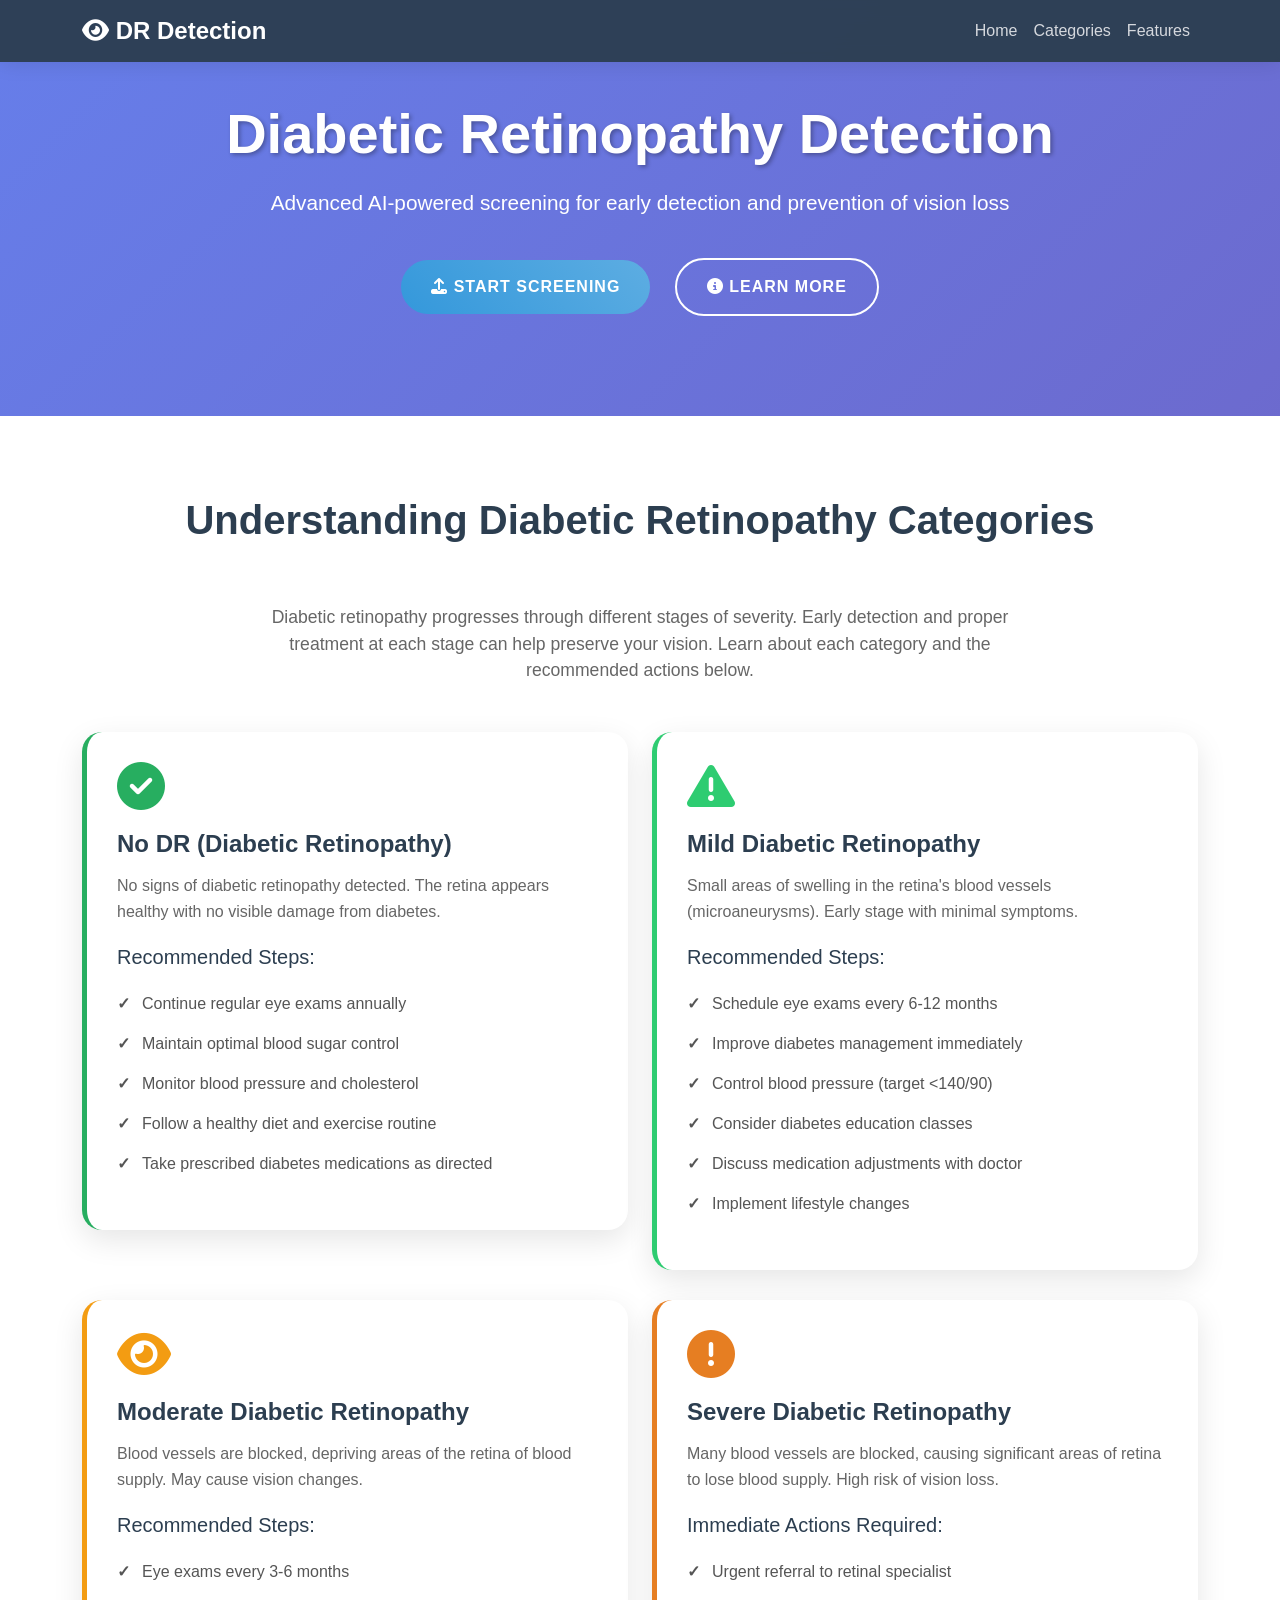
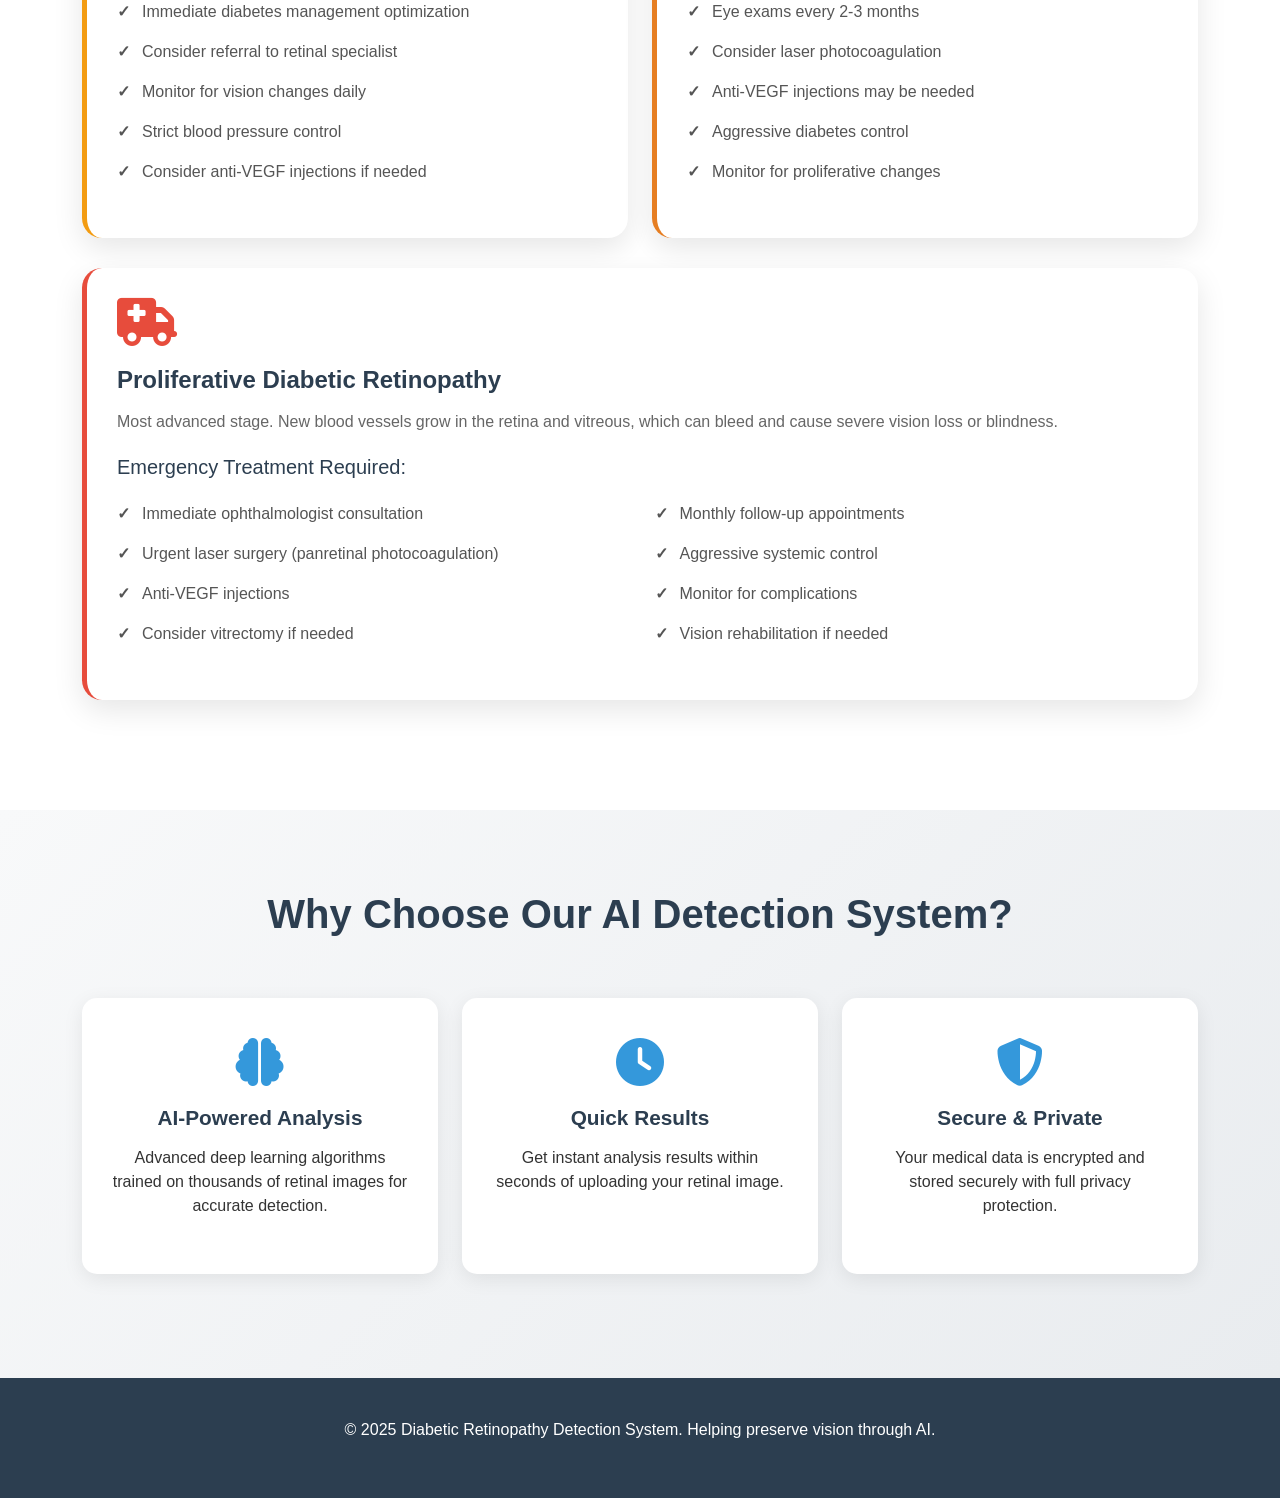
<file: index.html>
<!DOCTYPE html>
<html lang="en">
<head>
    <meta charset="UTF-8">
    <meta name="viewport" content="width=device-width, initial-scale=1.0">
    <title>Diabetic Retinopathy Detection</title>
    <link href="https://cdnjs.cloudflare.com/ajax/libs/bootstrap/5.3.0/css/bootstrap.min.css" rel="stylesheet">
    <link href="https://cdnjs.cloudflare.com/ajax/libs/font-awesome/6.4.0/css/all.min.css" rel="stylesheet">
    <style>
        :root {
            --primary-color: #2c3e50;
            --secondary-color: #3498db;
            --accent-color: #e74c3c;
            --success-color: #27ae60;
            --warning-color: #f39c12;
            --danger-color: #e74c3c;
        }

        * {
            margin: 0;
            padding: 0;
            box-sizing: border-box;
        }

        body {
            font-family: 'Segoe UI', Tahoma, Geneva, Verdana, sans-serif;
            background: linear-gradient(135deg, #667eea 0%, #764ba2 100%);
            min-height: 100vh;
            color: #333;
        }

        .navbar {
            background: rgba(44, 62, 80, 0.95);
            backdrop-filter: blur(10px);
            box-shadow: 0 2px 20px rgba(0, 0, 0, 0.1);
        }

        .navbar-brand {
            color: white !important;
            font-weight: 700;
            font-size: 1.5rem;
        }

        .nav-link {
            color: rgba(255, 255, 255, 0.8) !important;
            transition: all 0.3s ease;
        }

        .nav-link:hover {
            color: white !important;
            transform: translateY(-2px);
        }

        .hero-section {
            padding: 100px 0;
            text-align: center;
            color: white;
        }

        .hero-title {
            font-size: 3.5rem;
            font-weight: 800;
            margin-bottom: 20px;
            text-shadow: 2px 2px 4px rgba(0, 0, 0, 0.3);
            animation: fadeInUp 1s ease;
        }

        .hero-subtitle {
            font-size: 1.3rem;
            margin-bottom: 40px;
            opacity: 0.9;
            animation: fadeInUp 1s ease 0.3s both;
        }

        .cta-buttons {
            animation: fadeInUp 1s ease 0.6s both;
        }

        .btn-custom {
            padding: 15px 30px;
            margin: 0 10px;
            border-radius: 50px;
            font-weight: 600;
            text-transform: uppercase;
            letter-spacing: 1px;
            transition: all 0.3s ease;
            border: none;
            position: relative;
            overflow: hidden;
        }

        .btn-primary-custom {
            background: linear-gradient(45deg, var(--secondary-color), #5dade2);
            color: white;
        }

        .btn-primary-custom:hover {
            transform: translateY(-3px);
            box-shadow: 0 10px 25px rgba(52, 152, 219, 0.4);
        }

        .btn-outline-custom {
            background: transparent;
            border: 2px solid white;
            color: white;
        }

        .btn-outline-custom:hover {
            background: white;
            color: var(--primary-color);
            transform: translateY(-3px);
        }

        .categories-section {
            padding: 80px 0;
            background: white;
        }

        .section-title {
            text-align: center;
            margin-bottom: 60px;
            color: var(--primary-color);
            font-weight: 700;
            font-size: 2.5rem;
        }

        .category-card {
            background: white;
            border-radius: 20px;
            padding: 30px;
            margin-bottom: 30px;
            box-shadow: 0 10px 30px rgba(0, 0, 0, 0.1);
            transition: all 0.3s ease;
            border-left: 5px solid;
            position: relative;
            overflow: hidden;
        }

        .category-card::before {
            content: '';
            position: absolute;
            top: 0;
            left: 0;
            right: 0;
            height: 3px;
            background: linear-gradient(90deg, transparent, currentColor, transparent);
            transform: translateX(-100%);
            transition: transform 0.6s ease;
        }

        .category-card:hover::before {
            transform: translateX(100%);
        }

        .category-card:hover {
            transform: translateY(-10px);
            box-shadow: 0 20px 40px rgba(0, 0, 0, 0.15);
        }

        .no-dr { border-left-color: var(--success-color); color: var(--success-color); }
        .mild { border-left-color: #2ecc71; color: #2ecc71; }
        .moderate { border-left-color: var(--warning-color); color: var(--warning-color); }
        .severe { border-left-color: #e67e22; color: #e67e22; }
        .proliferative { border-left-color: var(--danger-color); color: var(--danger-color); }

        .category-icon {
            font-size: 3rem;
            margin-bottom: 20px;
            display: block;
        }

        .category-title {
            font-size: 1.5rem;
            font-weight: 700;
            margin-bottom: 15px;
            color: var(--primary-color);
        }

        .category-description {
            color: #666;
            line-height: 1.6;
            margin-bottom: 20px;
        }

        .steps-list {
            list-style: none;
            padding: 0;
        }

        .steps-list li {
            padding: 8px 0;
            color: #555;
            position: relative;
            padding-left: 25px;
        }

        .steps-list li::before {
            content: '✓';
            position: absolute;
            left: 0;
            color: currentColor;
            font-weight: bold;
        }

        .features-section {
            padding: 80px 0;
            background: linear-gradient(135deg, #f8f9fa 0%, #e9ecef 100%);
        }

        .feature-card {
            background: white;
            border-radius: 15px;
            padding: 40px 30px;
            text-align: center;
            box-shadow: 0 5px 20px rgba(0, 0, 0, 0.08);
            transition: all 0.3s ease;
            height: 100%;
        }

        .feature-card:hover {
            transform: translateY(-5px);
            box-shadow: 0 10px 30px rgba(0, 0, 0, 0.12);
        }

        .feature-icon {
            font-size: 3rem;
            color: var(--secondary-color);
            margin-bottom: 20px;
        }

        .feature-title {
            font-size: 1.3rem;
            font-weight: 600;
            margin-bottom: 15px;
            color: var(--primary-color);
        }

        .footer {
            background: var(--primary-color);
            color: white;
            padding: 40px 0;
            text-align: center;
        }

        @keyframes fadeInUp {
            from {
                opacity: 0;
                transform: translateY(30px);
            }
            to {
                opacity: 1;
                transform: translateY(0);
            }
        }

        .pulse-animation {
            animation: pulse 2s infinite;
        }

        @keyframes pulse {
            0% { transform: scale(1); }
            50% { transform: scale(1.05); }
            100% { transform: scale(1); }
        }

        @media (max-width: 768px) {
            .hero-title {
                font-size: 2.5rem;
            }
            
            .category-card {
                margin-bottom: 20px;
            }
            
            .btn-custom {
                display: block;
                margin: 10px 0;
            }
        }
    </style>
</head>
<body>
    <!-- Navigation -->
    <nav class="navbar navbar-expand-lg fixed-top">
        <div class="container">
            <a class="navbar-brand" href="#"><i class="fas fa-eye"></i> DR Detection</a>
            <button class="navbar-toggler" type="button" data-bs-toggle="collapse" data-bs-target="#navbarNav">
                <span class="navbar-toggler-icon"></span>
            </button>
            <div class="collapse navbar-collapse" id="navbarNav">
                <ul class="navbar-nav ms-auto">
                    <li class="nav-item">
                        <a class="nav-link" href="#home">Home</a>
                    </li>
                    <li class="nav-item">
                        <a class="nav-link" href="#categories">Categories</a>
                    </li>
                    <li class="nav-item">
                        <a class="nav-link" href="#features">Features</a>
                    </li>
                </ul>
            </div>
        </div>
    </nav>

    <!-- Hero Section -->
    <section id="home" class="hero-section">
        <div class="container">
            <h1 class="hero-title">Diabetic Retinopathy Detection</h1>
            <p class="hero-subtitle">Advanced AI-powered screening for early detection and prevention of vision loss</p>
            <div class="cta-buttons">
                <a href="{{ url_for('dashboard') }}" class="btn btn-custom btn-primary-custom pulse-animation">
                    <i class="fas fa-upload"></i> Start Screening
                </a>
                <a href="#categories" class="btn btn-custom btn-outline-custom">
                    <i class="fas fa-info-circle"></i> Learn More
                </a>
            </div>
        </div>
    </section>

    <!-- Categories Section -->
    <section id="categories" class="categories-section">
        <div class="container">
            <h2 class="section-title">Understanding Diabetic Retinopathy Categories</h2>
            <p class="text-center mb-5" style="font-size: 1.1rem; color: #666; max-width: 800px; margin: 0 auto 60px;">
                Diabetic retinopathy progresses through different stages of severity. Early detection and proper treatment at each stage can help preserve your vision. Learn about each category and the recommended actions below.
            </p>
            <div class="row">
                <div class="col-lg-6 col-md-12">
                    <div class="category-card no-dr">
                        <i class="fas fa-check-circle category-icon"></i>
                        <h3 class="category-title">No DR (Diabetic Retinopathy)</h3>
                        <p class="category-description">
                            No signs of diabetic retinopathy detected. The retina appears healthy with no visible damage from diabetes.
                        </p>
                        <h5 style="color: var(--primary-color); margin-bottom: 15px;">Recommended Steps:</h5>
                        <ul class="steps-list">
                            <li>Continue regular eye exams annually</li>
                            <li>Maintain optimal blood sugar control</li>
                            <li>Monitor blood pressure and cholesterol</li>
                            <li>Follow a healthy diet and exercise routine</li>
                            <li>Take prescribed diabetes medications as directed</li>
                        </ul>
                    </div>
                </div>

                <div class="col-lg-6 col-md-12">
                    <div class="category-card mild">
                        <i class="fas fa-exclamation-triangle category-icon"></i>
                        <h3 class="category-title">Mild Diabetic Retinopathy</h3>
                        <p class="category-description">
                            Small areas of swelling in the retina's blood vessels (microaneurysms). Early stage with minimal symptoms.
                        </p>
                        <h5 style="color: var(--primary-color); margin-bottom: 15px;">Recommended Steps:</h5>
                        <ul class="steps-list">
                            <li>Schedule eye exams every 6-12 months</li>
                            <li>Improve diabetes management immediately</li>
                            <li>Control blood pressure (target <140/90)</li>
                            <li>Consider diabetes education classes</li>
                            <li>Discuss medication adjustments with doctor</li>
                            <li>Implement lifestyle changes</li>
                        </ul>
                    </div>
                </div>

                <div class="col-lg-6 col-md-12">
                    <div class="category-card moderate">
                        <i class="fas fa-eye category-icon"></i>
                        <h3 class="category-title">Moderate Diabetic Retinopathy</h3>
                        <p class="category-description">
                            Blood vessels are blocked, depriving areas of the retina of blood supply. May cause vision changes.
                        </p>
                        <h5 style="color: var(--primary-color); margin-bottom: 15px;">Recommended Steps:</h5>
                        <ul class="steps-list">
                            <li>Eye exams every 3-6 months</li>
                            <li>Immediate diabetes management optimization</li>
                            <li>Consider referral to retinal specialist</li>
                            <li>Monitor for vision changes daily</li>
                            <li>Strict blood pressure control</li>
                            <li>Consider anti-VEGF injections if needed</li>
                        </ul>
                    </div>
                </div>

                <div class="col-lg-6 col-md-12">
                    <div class="category-card severe">
                        <i class="fas fa-exclamation-circle category-icon"></i>
                        <h3 class="category-title">Severe Diabetic Retinopathy</h3>
                        <p class="category-description">
                            Many blood vessels are blocked, causing significant areas of retina to lose blood supply. High risk of vision loss.
                        </p>
                        <h5 style="color: var(--primary-color); margin-bottom: 15px;">Immediate Actions Required:</h5>
                        <ul class="steps-list">
                            <li>Urgent referral to retinal specialist</li>
                            <li>Eye exams every 2-3 months</li>
                            <li>Consider laser photocoagulation</li>
                            <li>Anti-VEGF injections may be needed</li>
                            <li>Aggressive diabetes control</li>
                            <li>Monitor for proliferative changes</li>
                        </ul>
                    </div>
                </div>

                <div class="col-lg-12">
                    <div class="category-card proliferative">
                        <i class="fas fa-ambulance category-icon"></i>
                        <h3 class="category-title">Proliferative Diabetic Retinopathy</h3>
                        <p class="category-description">
                            Most advanced stage. New blood vessels grow in the retina and vitreous, which can bleed and cause severe vision loss or blindness.
                        </p>
                        <h5 style="color: var(--primary-color); margin-bottom: 15px;">Emergency Treatment Required:</h5>
                        <div class="row">
                            <div class="col-md-6">
                                <ul class="steps-list">
                                    <li>Immediate ophthalmologist consultation</li>
                                    <li>Urgent laser surgery (panretinal photocoagulation)</li>
                                    <li>Anti-VEGF injections</li>
                                    <li>Consider vitrectomy if needed</li>
                                </ul>
                            </div>
                            <div class="col-md-6">
                                <ul class="steps-list">
                                    <li>Monthly follow-up appointments</li>
                                    <li>Aggressive systemic control</li>
                                    <li>Monitor for complications</li>
                                    <li>Vision rehabilitation if needed</li>
                                </ul>
                            </div>
                        </div>
                    </div>
                </div>
            </div>
        </div>
    </section>

    <!-- Features Section -->
    <section id="features" class="features-section">
        <div class="container">
            <h2 class="section-title">Why Choose Our AI Detection System?</h2>
            <div class="row">
                <div class="col-lg-4 col-md-6 mb-4">
                    <div class="feature-card">
                        <i class="fas fa-brain feature-icon"></i>
                        <h4 class="feature-title">AI-Powered Analysis</h4>
                        <p>Advanced deep learning algorithms trained on thousands of retinal images for accurate detection.</p>
                    </div>
                </div>
                <div class="col-lg-4 col-md-6 mb-4">
                    <div class="feature-card">
                        <i class="fas fa-clock feature-icon"></i>
                        <h4 class="feature-title">Quick Results</h4>
                        <p>Get instant analysis results within seconds of uploading your retinal image.</p>
                    </div>
                </div>
                <div class="col-lg-4 col-md-6 mb-4">
                    <div class="feature-card">
                        <i class="fas fa-shield-alt feature-icon"></i>
                        <h4 class="feature-title">Secure & Private</h4>
                        <p>Your medical data is encrypted and stored securely with full privacy protection.</p>
                    </div>
                </div>
            </div>
        </div>
    </section>

    <!-- Footer -->
    <footer class="footer">
        <div class="container">
            <p>&copy; 2025 Diabetic Retinopathy Detection System. Helping preserve vision through AI.</p>
        </div>
    </footer>

    <script src="https://cdnjs.cloudflare.com/ajax/libs/bootstrap/5.3.0/js/bootstrap.bundle.min.js"></script>
    <script>
        // Smooth scrolling
        document.querySelectorAll('a[href^="#"]').forEach(anchor => {
            anchor.addEventListener('click', function (e) {
                e.preventDefault();
                document.querySelector(this.getAttribute('href')).scrollIntoView({
                    behavior: 'smooth'
                });
            });
        });

        // Navbar background on scroll
        window.addEventListener('scroll', function() {
            const navbar = document.querySelector('.navbar');
            if (window.scrollY > 50) {
                navbar.style.background = 'rgba(44, 62, 80, 0.98)';
            } else {
                navbar.style.background = 'rgba(44, 62, 80, 0.95)';
            }
        });
    </script>
</body>
</html>
</file>
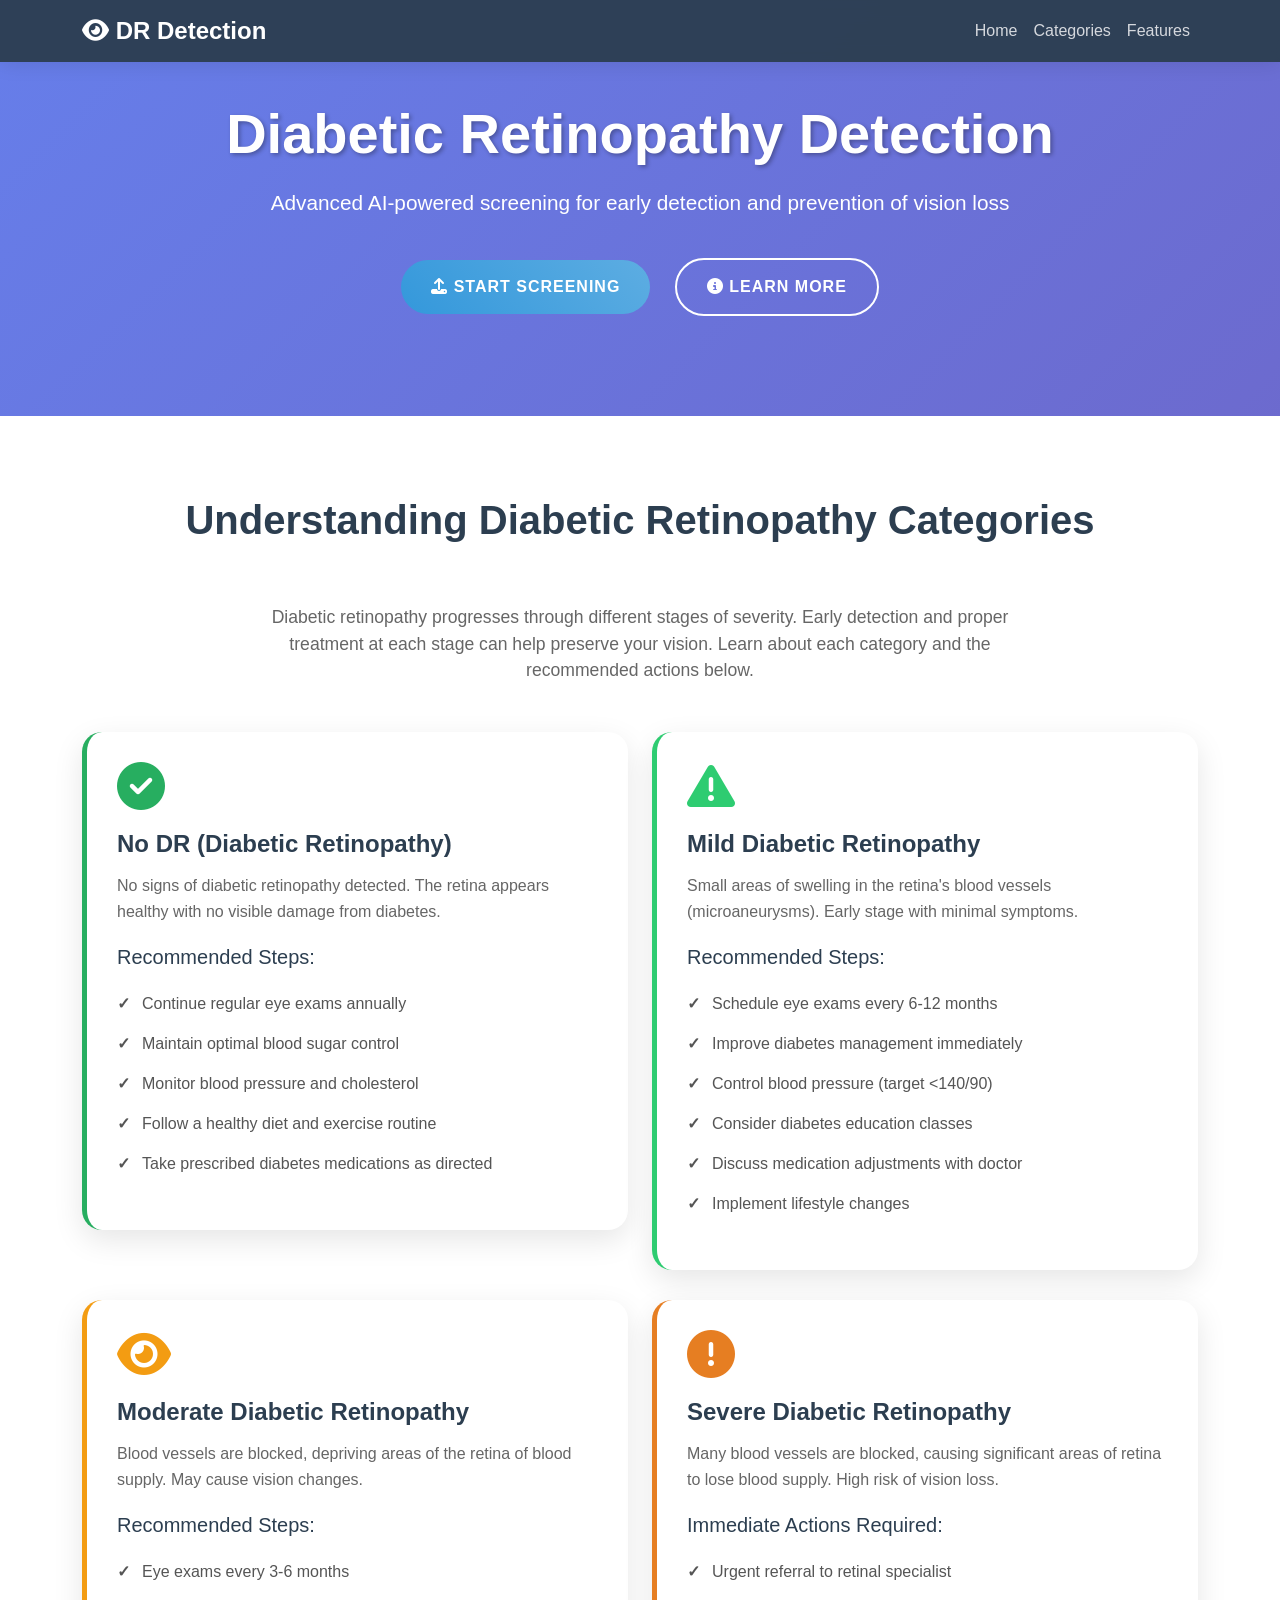
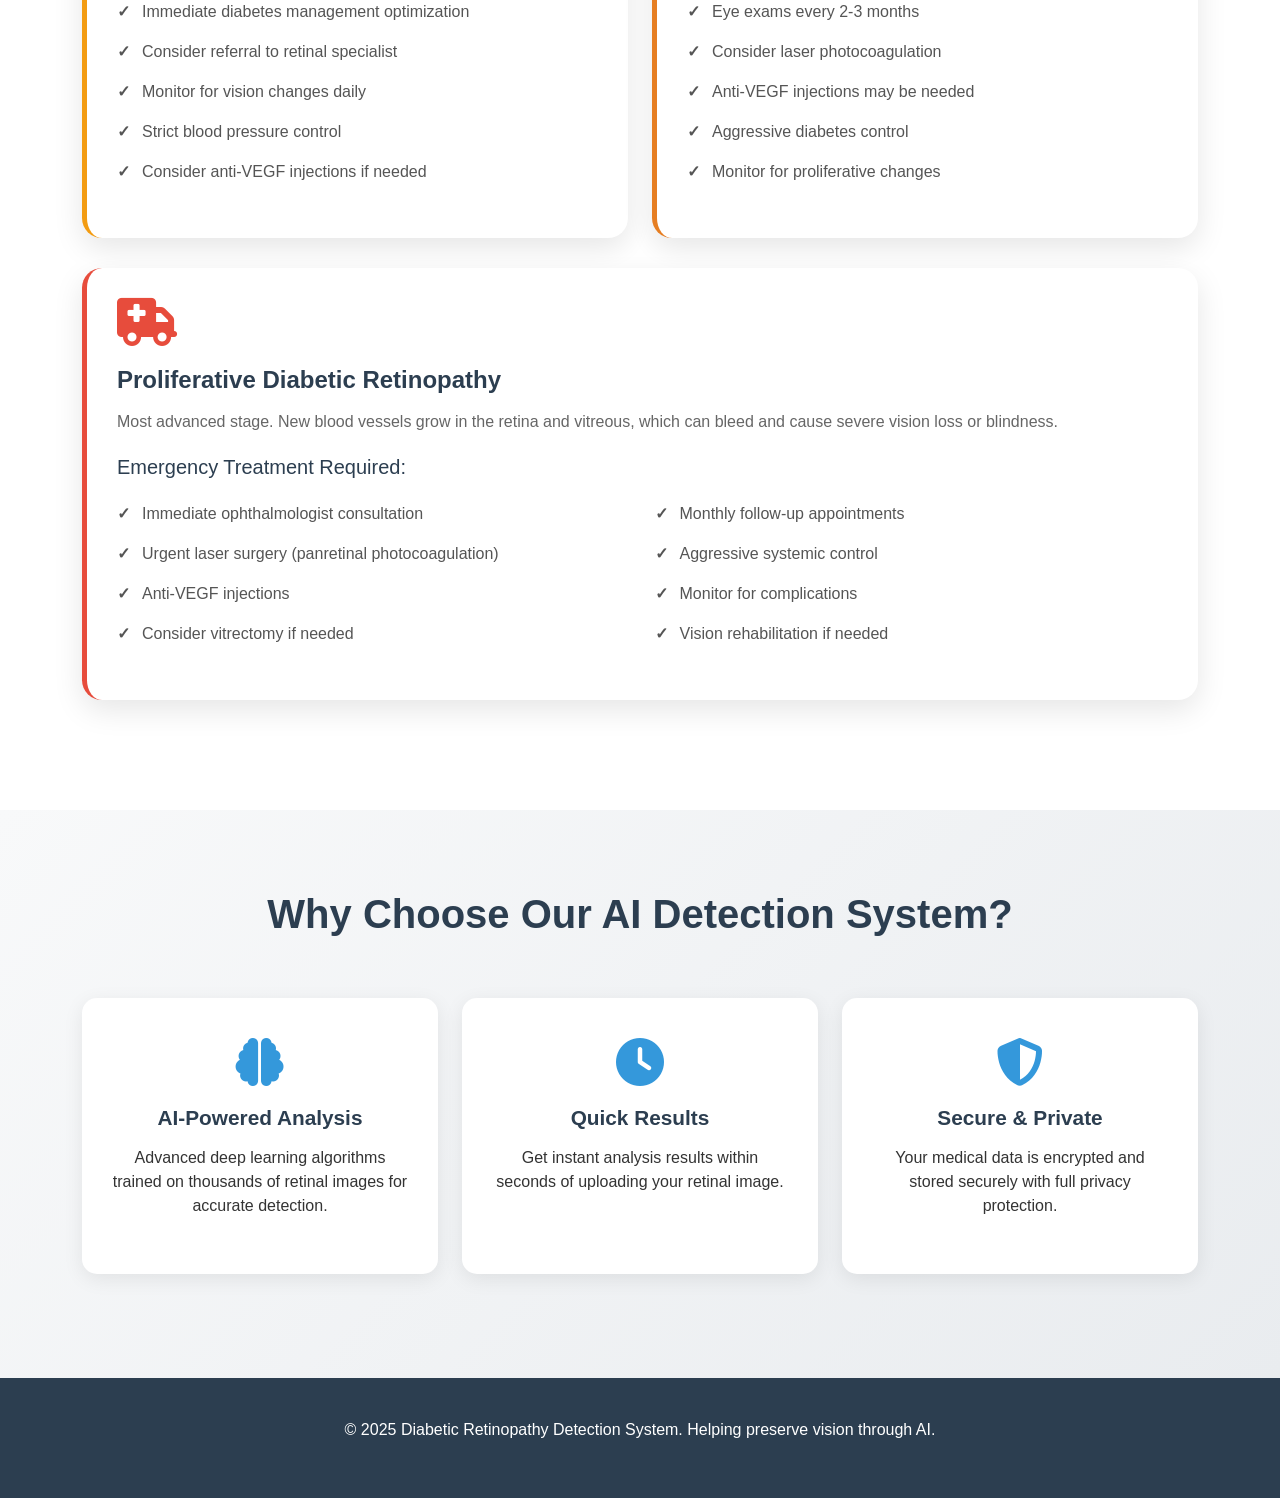
<file: templates/index.html>
<!DOCTYPE html>
<html lang="en">
<head>
    <meta charset="UTF-8">
    <meta name="viewport" content="width=device-width, initial-scale=1.0">
    <title>Diabetic Retinopathy Detection</title>
    <link href="https://cdnjs.cloudflare.com/ajax/libs/bootstrap/5.3.0/css/bootstrap.min.css" rel="stylesheet">
    <link href="https://cdnjs.cloudflare.com/ajax/libs/font-awesome/6.4.0/css/all.min.css" rel="stylesheet">
    <style>
        :root {
            --primary-color: #2c3e50;
            --secondary-color: #3498db;
            --accent-color: #e74c3c;
            --success-color: #27ae60;
            --warning-color: #f39c12;
            --danger-color: #e74c3c;
        }

        * {
            margin: 0;
            padding: 0;
            box-sizing: border-box;
        }

        body {
            font-family: 'Segoe UI', Tahoma, Geneva, Verdana, sans-serif;
            background: linear-gradient(135deg, #667eea 0%, #764ba2 100%);
            min-height: 100vh;
            color: #333;
        }

        .navbar {
            background: rgba(44, 62, 80, 0.95);
            backdrop-filter: blur(10px);
            box-shadow: 0 2px 20px rgba(0, 0, 0, 0.1);
        }

        .navbar-brand {
            color: white !important;
            font-weight: 700;
            font-size: 1.5rem;
        }

        .nav-link {
            color: rgba(255, 255, 255, 0.8) !important;
            transition: all 0.3s ease;
        }

        .nav-link:hover {
            color: white !important;
            transform: translateY(-2px);
        }

        .hero-section {
            padding: 100px 0;
            text-align: center;
            color: white;
        }

        .hero-title {
            font-size: 3.5rem;
            font-weight: 800;
            margin-bottom: 20px;
            text-shadow: 2px 2px 4px rgba(0, 0, 0, 0.3);
            animation: fadeInUp 1s ease;
        }

        .hero-subtitle {
            font-size: 1.3rem;
            margin-bottom: 40px;
            opacity: 0.9;
            animation: fadeInUp 1s ease 0.3s both;
        }

        .cta-buttons {
            animation: fadeInUp 1s ease 0.6s both;
        }

        .btn-custom {
            padding: 15px 30px;
            margin: 0 10px;
            border-radius: 50px;
            font-weight: 600;
            text-transform: uppercase;
            letter-spacing: 1px;
            transition: all 0.3s ease;
            border: none;
            position: relative;
            overflow: hidden;
        }

        .btn-primary-custom {
            background: linear-gradient(45deg, var(--secondary-color), #5dade2);
            color: white;
        }

        .btn-primary-custom:hover {
            transform: translateY(-3px);
            box-shadow: 0 10px 25px rgba(52, 152, 219, 0.4);
        }

        .btn-outline-custom {
            background: transparent;
            border: 2px solid white;
            color: white;
        }

        .btn-outline-custom:hover {
            background: white;
            color: var(--primary-color);
            transform: translateY(-3px);
        }

        .categories-section {
            padding: 80px 0;
            background: white;
        }

        .section-title {
            text-align: center;
            margin-bottom: 60px;
            color: var(--primary-color);
            font-weight: 700;
            font-size: 2.5rem;
        }

        .category-card {
            background: white;
            border-radius: 20px;
            padding: 30px;
            margin-bottom: 30px;
            box-shadow: 0 10px 30px rgba(0, 0, 0, 0.1);
            transition: all 0.3s ease;
            border-left: 5px solid;
            position: relative;
            overflow: hidden;
        }

        .category-card::before {
            content: '';
            position: absolute;
            top: 0;
            left: 0;
            right: 0;
            height: 3px;
            background: linear-gradient(90deg, transparent, currentColor, transparent);
            transform: translateX(-100%);
            transition: transform 0.6s ease;
        }

        .category-card:hover::before {
            transform: translateX(100%);
        }

        .category-card:hover {
            transform: translateY(-10px);
            box-shadow: 0 20px 40px rgba(0, 0, 0, 0.15);
        }

        .no-dr { border-left-color: var(--success-color); color: var(--success-color); }
        .mild { border-left-color: #2ecc71; color: #2ecc71; }
        .moderate { border-left-color: var(--warning-color); color: var(--warning-color); }
        .severe { border-left-color: #e67e22; color: #e67e22; }
        .proliferative { border-left-color: var(--danger-color); color: var(--danger-color); }

        .category-icon {
            font-size: 3rem;
            margin-bottom: 20px;
            display: block;
        }

        .category-title {
            font-size: 1.5rem;
            font-weight: 700;
            margin-bottom: 15px;
            color: var(--primary-color);
        }

        .category-description {
            color: #666;
            line-height: 1.6;
            margin-bottom: 20px;
        }

        .steps-list {
            list-style: none;
            padding: 0;
        }

        .steps-list li {
            padding: 8px 0;
            color: #555;
            position: relative;
            padding-left: 25px;
        }

        .steps-list li::before {
            content: '✓';
            position: absolute;
            left: 0;
            color: currentColor;
            font-weight: bold;
        }

        .features-section {
            padding: 80px 0;
            background: linear-gradient(135deg, #f8f9fa 0%, #e9ecef 100%);
        }

        .feature-card {
            background: white;
            border-radius: 15px;
            padding: 40px 30px;
            text-align: center;
            box-shadow: 0 5px 20px rgba(0, 0, 0, 0.08);
            transition: all 0.3s ease;
            height: 100%;
        }

        .feature-card:hover {
            transform: translateY(-5px);
            box-shadow: 0 10px 30px rgba(0, 0, 0, 0.12);
        }

        .feature-icon {
            font-size: 3rem;
            color: var(--secondary-color);
            margin-bottom: 20px;
        }

        .feature-title {
            font-size: 1.3rem;
            font-weight: 600;
            margin-bottom: 15px;
            color: var(--primary-color);
        }

        .footer {
            background: var(--primary-color);
            color: white;
            padding: 40px 0;
            text-align: center;
        }

        @keyframes fadeInUp {
            from {
                opacity: 0;
                transform: translateY(30px);
            }
            to {
                opacity: 1;
                transform: translateY(0);
            }
        }

        .pulse-animation {
            animation: pulse 2s infinite;
        }

        @keyframes pulse {
            0% { transform: scale(1); }
            50% { transform: scale(1.05); }
            100% { transform: scale(1); }
        }

        @media (max-width: 768px) {
            .hero-title {
                font-size: 2.5rem;
            }
            
            .category-card {
                margin-bottom: 20px;
            }
            
            .btn-custom {
                display: block;
                margin: 10px 0;
            }
        }
    </style>
</head>
<body>
    <!-- Navigation -->
    <nav class="navbar navbar-expand-lg fixed-top">
        <div class="container">
            <a class="navbar-brand" href="#"><i class="fas fa-eye"></i> DR Detection</a>
            <button class="navbar-toggler" type="button" data-bs-toggle="collapse" data-bs-target="#navbarNav">
                <span class="navbar-toggler-icon"></span>
            </button>
            <div class="collapse navbar-collapse" id="navbarNav">
                <ul class="navbar-nav ms-auto">
                    <li class="nav-item">
                        <a class="nav-link" href="#home">Home</a>
                    </li>
                    <li class="nav-item">
                        <a class="nav-link" href="#categories">Categories</a>
                    </li>
                    <li class="nav-item">
                        <a class="nav-link" href="#features">Features</a>
                    </li>
                </ul>
            </div>
        </div>
    </nav>

    <!-- Hero Section -->
    <section id="home" class="hero-section">
        <div class="container">
            <h1 class="hero-title">Diabetic Retinopathy Detection</h1>
            <p class="hero-subtitle">Advanced AI-powered screening for early detection and prevention of vision loss</p>
            <div class="cta-buttons">
                <a href="{{ url_for('dashboard') }}" class="btn btn-custom btn-primary-custom pulse-animation">
                    <i class="fas fa-upload"></i> Start Screening
                </a>
                <a href="#categories" class="btn btn-custom btn-outline-custom">
                    <i class="fas fa-info-circle"></i> Learn More
                </a>
            </div>
        </div>
    </section>

    <!-- Categories Section -->
    <section id="categories" class="categories-section">
        <div class="container">
            <h2 class="section-title">Understanding Diabetic Retinopathy Categories</h2>
            <p class="text-center mb-5" style="font-size: 1.1rem; color: #666; max-width: 800px; margin: 0 auto 60px;">
                Diabetic retinopathy progresses through different stages of severity. Early detection and proper treatment at each stage can help preserve your vision. Learn about each category and the recommended actions below.
            </p>
            <div class="row">
                <div class="col-lg-6 col-md-12">
                    <div class="category-card no-dr">
                        <i class="fas fa-check-circle category-icon"></i>
                        <h3 class="category-title">No DR (Diabetic Retinopathy)</h3>
                        <p class="category-description">
                            No signs of diabetic retinopathy detected. The retina appears healthy with no visible damage from diabetes.
                        </p>
                        <h5 style="color: var(--primary-color); margin-bottom: 15px;">Recommended Steps:</h5>
                        <ul class="steps-list">
                            <li>Continue regular eye exams annually</li>
                            <li>Maintain optimal blood sugar control</li>
                            <li>Monitor blood pressure and cholesterol</li>
                            <li>Follow a healthy diet and exercise routine</li>
                            <li>Take prescribed diabetes medications as directed</li>
                        </ul>
                    </div>
                </div>

                <div class="col-lg-6 col-md-12">
                    <div class="category-card mild">
                        <i class="fas fa-exclamation-triangle category-icon"></i>
                        <h3 class="category-title">Mild Diabetic Retinopathy</h3>
                        <p class="category-description">
                            Small areas of swelling in the retina's blood vessels (microaneurysms). Early stage with minimal symptoms.
                        </p>
                        <h5 style="color: var(--primary-color); margin-bottom: 15px;">Recommended Steps:</h5>
                        <ul class="steps-list">
                            <li>Schedule eye exams every 6-12 months</li>
                            <li>Improve diabetes management immediately</li>
                            <li>Control blood pressure (target <140/90)</li>
                            <li>Consider diabetes education classes</li>
                            <li>Discuss medication adjustments with doctor</li>
                            <li>Implement lifestyle changes</li>
                        </ul>
                    </div>
                </div>

                <div class="col-lg-6 col-md-12">
                    <div class="category-card moderate">
                        <i class="fas fa-eye category-icon"></i>
                        <h3 class="category-title">Moderate Diabetic Retinopathy</h3>
                        <p class="category-description">
                            Blood vessels are blocked, depriving areas of the retina of blood supply. May cause vision changes.
                        </p>
                        <h5 style="color: var(--primary-color); margin-bottom: 15px;">Recommended Steps:</h5>
                        <ul class="steps-list">
                            <li>Eye exams every 3-6 months</li>
                            <li>Immediate diabetes management optimization</li>
                            <li>Consider referral to retinal specialist</li>
                            <li>Monitor for vision changes daily</li>
                            <li>Strict blood pressure control</li>
                            <li>Consider anti-VEGF injections if needed</li>
                        </ul>
                    </div>
                </div>

                <div class="col-lg-6 col-md-12">
                    <div class="category-card severe">
                        <i class="fas fa-exclamation-circle category-icon"></i>
                        <h3 class="category-title">Severe Diabetic Retinopathy</h3>
                        <p class="category-description">
                            Many blood vessels are blocked, causing significant areas of retina to lose blood supply. High risk of vision loss.
                        </p>
                        <h5 style="color: var(--primary-color); margin-bottom: 15px;">Immediate Actions Required:</h5>
                        <ul class="steps-list">
                            <li>Urgent referral to retinal specialist</li>
                            <li>Eye exams every 2-3 months</li>
                            <li>Consider laser photocoagulation</li>
                            <li>Anti-VEGF injections may be needed</li>
                            <li>Aggressive diabetes control</li>
                            <li>Monitor for proliferative changes</li>
                        </ul>
                    </div>
                </div>

                <div class="col-lg-12">
                    <div class="category-card proliferative">
                        <i class="fas fa-ambulance category-icon"></i>
                        <h3 class="category-title">Proliferative Diabetic Retinopathy</h3>
                        <p class="category-description">
                            Most advanced stage. New blood vessels grow in the retina and vitreous, which can bleed and cause severe vision loss or blindness.
                        </p>
                        <h5 style="color: var(--primary-color); margin-bottom: 15px;">Emergency Treatment Required:</h5>
                        <div class="row">
                            <div class="col-md-6">
                                <ul class="steps-list">
                                    <li>Immediate ophthalmologist consultation</li>
                                    <li>Urgent laser surgery (panretinal photocoagulation)</li>
                                    <li>Anti-VEGF injections</li>
                                    <li>Consider vitrectomy if needed</li>
                                </ul>
                            </div>
                            <div class="col-md-6">
                                <ul class="steps-list">
                                    <li>Monthly follow-up appointments</li>
                                    <li>Aggressive systemic control</li>
                                    <li>Monitor for complications</li>
                                    <li>Vision rehabilitation if needed</li>
                                </ul>
                            </div>
                        </div>
                    </div>
                </div>
            </div>
        </div>
    </section>

    <!-- Features Section -->
    <section id="features" class="features-section">
        <div class="container">
            <h2 class="section-title">Why Choose Our AI Detection System?</h2>
            <div class="row">
                <div class="col-lg-4 col-md-6 mb-4">
                    <div class="feature-card">
                        <i class="fas fa-brain feature-icon"></i>
                        <h4 class="feature-title">AI-Powered Analysis</h4>
                        <p>Advanced deep learning algorithms trained on thousands of retinal images for accurate detection.</p>
                    </div>
                </div>
                <div class="col-lg-4 col-md-6 mb-4">
                    <div class="feature-card">
                        <i class="fas fa-clock feature-icon"></i>
                        <h4 class="feature-title">Quick Results</h4>
                        <p>Get instant analysis results within seconds of uploading your retinal image.</p>
                    </div>
                </div>
                <div class="col-lg-4 col-md-6 mb-4">
                    <div class="feature-card">
                        <i class="fas fa-shield-alt feature-icon"></i>
                        <h4 class="feature-title">Secure & Private</h4>
                        <p>Your medical data is encrypted and stored securely with full privacy protection.</p>
                    </div>
                </div>
            </div>
        </div>
    </section>

    <!-- Footer -->
    <footer class="footer">
        <div class="container">
            <p>&copy; 2025 Diabetic Retinopathy Detection System. Helping preserve vision through AI.</p>
        </div>
    </footer>

    <script src="https://cdnjs.cloudflare.com/ajax/libs/bootstrap/5.3.0/js/bootstrap.bundle.min.js"></script>
    <script>
        // Smooth scrolling
        document.querySelectorAll('a[href^="#"]').forEach(anchor => {
            anchor.addEventListener('click', function (e) {
                e.preventDefault();
                document.querySelector(this.getAttribute('href')).scrollIntoView({
                    behavior: 'smooth'
                });
            });
        });

        // Navbar background on scroll
        window.addEventListener('scroll', function() {
            const navbar = document.querySelector('.navbar');
            if (window.scrollY > 50) {
                navbar.style.background = 'rgba(44, 62, 80, 0.98)';
            } else {
                navbar.style.background = 'rgba(44, 62, 80, 0.95)';
            }
        });
    </script>
</body>
</html>
</file>
